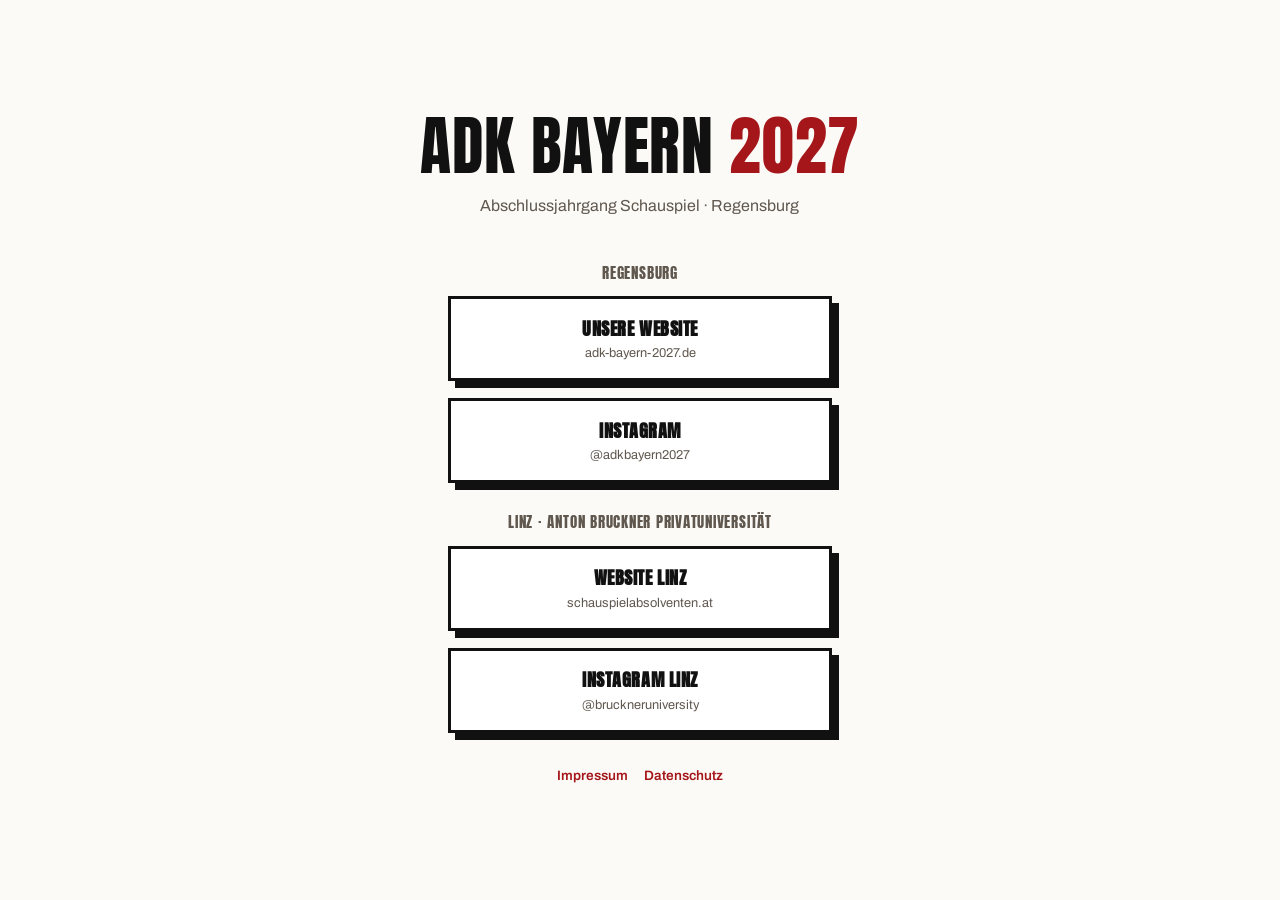
<file: hallo/index.html>
<!DOCTYPE html>
<html lang="de">
<head>
  <meta charset="utf-8">
  <meta name="viewport" content="width=device-width, initial-scale=1">
  <title>ADK Bayern – Jahrgang 2027 | Links</title>
  <!-- Interne Link-Seite für den QR-Code auf Visitenkarten.
       Absichtlich: nicht in Navigation/Sitemap verlinkt, noindex und ohne gate.js,
       damit sie über den QR-Code direkt erreichbar ist. -->
  <meta name="robots" content="noindex, nofollow">
  <link rel="preconnect" href="https://fonts.googleapis.com">
  <link rel="preconnect" href="https://fonts.gstatic.com" crossorigin>
  <link href="https://fonts.googleapis.com/css2?family=Anton&family=Archivo:wght@400..700&display=swap" rel="stylesheet">
  <link rel="stylesheet" href="../assets/css/style.css">
  <style>
    .links-page {
      min-height: 100vh;
      display: flex;
      flex-direction: column;
      align-items: center;
      justify-content: center;
      gap: 2rem;
      padding: 2.5rem var(--pad);
      text-align: center;
    }
    .links-head h1 { margin-bottom: 0.2em; }
    .links-head h1 span { color: var(--acc); }
    .links-head p { color: var(--muted); margin: 0; }
    .links-list {
      display: flex;
      flex-direction: column;
      gap: 1.1rem;
      width: min(100%, 24rem);
    }
    .links-group {
      font-family: var(--font-head);
      text-transform: uppercase;
      letter-spacing: 0.05em;
      color: var(--muted);
      font-size: 0.95rem;
      margin: 0.6rem 0 -0.4rem;
    }
    .link-btn {
      display: block;
      background: var(--paper);
      border: var(--border);
      box-shadow: var(--shadow);
      color: var(--ink);
      font-family: var(--font-head);
      font-size: 1.15rem;
      text-transform: uppercase;
      letter-spacing: 0.03em;
      padding: 0.9rem 1.2rem;
      transition: transform 0.12s ease, box-shadow 0.12s ease, background 0.12s ease;
    }
    .link-btn small {
      display: block;
      font-family: var(--font-body);
      font-size: 0.8rem;
      text-transform: none;
      letter-spacing: 0;
      font-weight: 400;
      color: var(--muted);
    }
    .link-btn:hover, .link-btn:focus-visible {
      text-decoration: none;
      color: #fff;
      background: var(--acc);
      transform: translate(-2px, -2px);
      box-shadow: 9px 9px 0 var(--ink);
    }
    .link-btn:hover small, .link-btn:focus-visible small { color: #fff; }
    .links-footer { font-size: 0.85rem; color: var(--muted); }
    .links-footer a { margin: 0 0.4rem; }
  </style>
</head>
<body>
  <main class="links-page">
    <header class="links-head">
      <h1>ADK Bayern <span>2027</span></h1>
      <p>Abschlussjahrgang Schauspiel · Regensburg</p>
    </header>

    <nav class="links-list" aria-label="Links">
      <p class="links-group">Regensburg</p>
      <a class="link-btn" href="https://adk-bayern-2027.de/">Unsere Website
        <small>adk-bayern-2027.de</small></a>
      <a class="link-btn" href="https://www.instagram.com/adkbayern2027/" target="_blank" rel="noopener noreferrer">Instagram
        <small>@adkbayern2027</small></a>

      <p class="links-group">Linz · Anton Bruckner Privatuniversität</p>
      <a class="link-btn" href="https://www.schauspielabsolventen.at/" target="_blank" rel="noopener noreferrer">Website Linz
        <small>schauspielabsolventen.at</small></a>
      <a class="link-btn" href="https://www.instagram.com/bruckneruniversity/" target="_blank" rel="noopener noreferrer">Instagram Linz
        <small>@bruckneruniversity</small></a>
    </nav>

    <footer class="links-footer">
      <a href="../impressum.html">Impressum</a>
      <a href="../datenschutz.html">Datenschutz</a>
    </footer>
  </main>
</body>
</html>
</file>
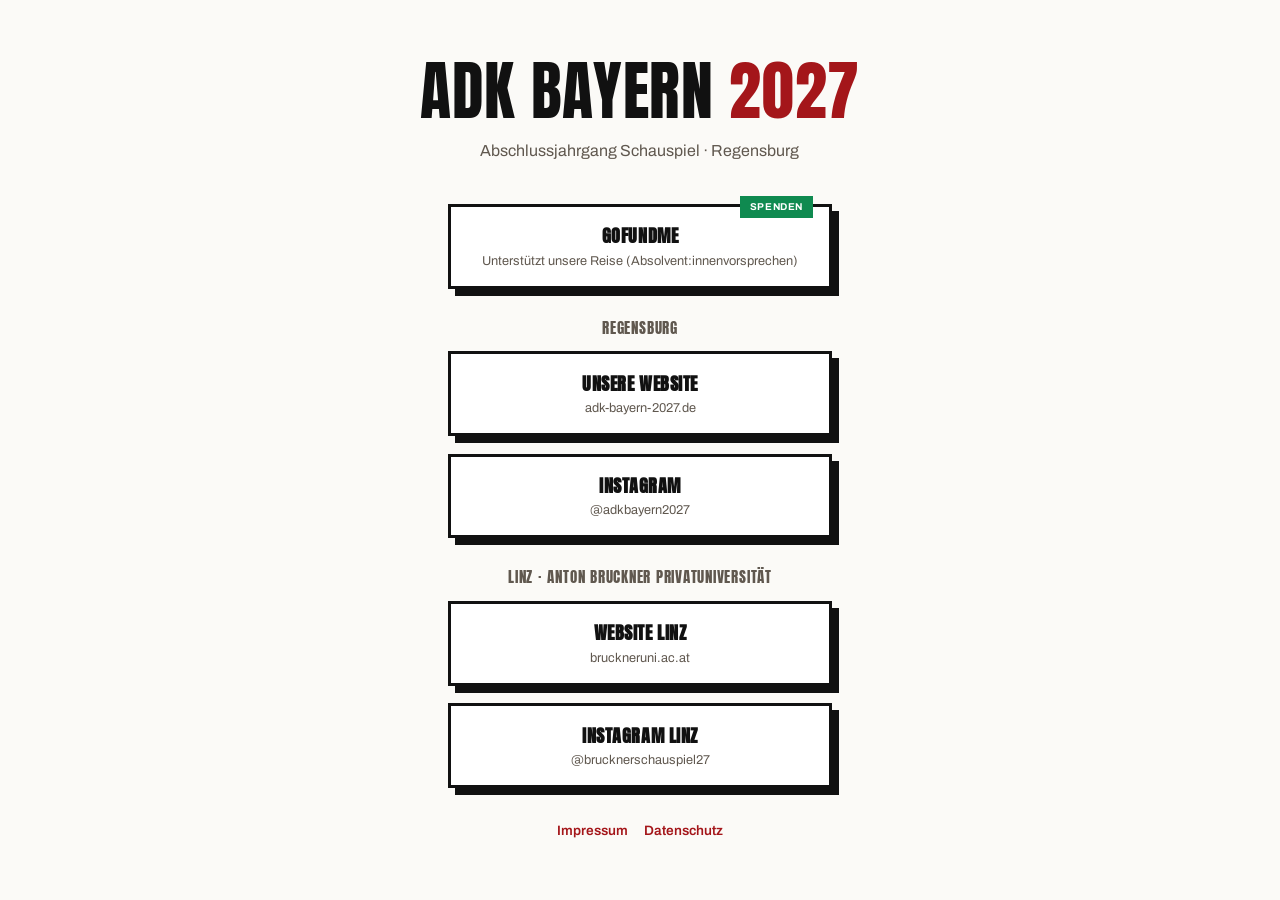
<file: links/index.html>
<!DOCTYPE html>
<html lang="de">
<head>
  <meta charset="utf-8">
  <meta name="viewport" content="width=device-width, initial-scale=1">
  <title>ADK Bayern – Jahrgang 2027 | Links</title>
  <meta name="description" content="Alle Links des Abschlussjahrgangs 2027 der Akademie für Darstellende Kunst Bayern: Website, Instagram und GoFundMe.">
  <link rel="canonical" href="https://adk-bayern-2027.de/links/">
  <meta property="og:type" content="website">
  <meta property="og:title" content="ADK Bayern – Jahrgang 2027 | Links">
  <meta property="og:description" content="Alle Links des Abschlussjahrgangs 2027 der Akademie für Darstellende Kunst Bayern: Website, Instagram und GoFundMe.">
  <meta property="og:url" content="https://adk-bayern-2027.de/links/">
  <meta property="og:image" content="https://adk-bayern-2027.de/assets/images/w1200/group.jpg">
  <meta property="og:locale" content="de_DE">
  <!-- Link-Seite für den QR-Code auf Visitenkarten. -->
  <link rel="preload" href="../assets/fonts/anton-400-latin.woff2" as="font" type="font/woff2" crossorigin>
  <link rel="stylesheet" href="../assets/css/style.css?v=20261111-1">
  <link rel="icon" href="/favicon.ico?v=20261111-1" sizes="48x48">
  <link rel="icon" type="image/svg+xml" href="/favicon.svg?v=20261111-1">
  <link rel="icon" type="image/png" sizes="96x96" href="/favicon-96x96.png?v=20261111-1">
  <link rel="apple-touch-icon" sizes="180x180" href="/apple-touch-icon.png?v=20261111-1">
  <link rel="manifest" href="/site.webmanifest?v=20261111-1">
  <meta name="theme-color" content="#fbfaf7">
  <style>
    .links-page {
      min-height: 100vh;
      display: flex;
      flex-direction: column;
      align-items: center;
      justify-content: center;
      gap: 2rem;
      padding: 2.5rem var(--pad);
      text-align: center;
    }
    .links-head h1 { margin-bottom: 0.2em; }
    .links-head h1 span { color: var(--acc); }
    .links-head p { color: var(--muted); margin: 0; }
    .links-list {
      display: flex;
      flex-direction: column;
      gap: 1.1rem;
      width: min(100%, 24rem);
    }
    .links-group {
      font-family: var(--font-head);
      text-transform: uppercase;
      letter-spacing: 0.05em;
      color: var(--muted);
      font-size: 0.95rem;
      margin: 0.6rem 0 -0.4rem;
    }
    .link-btn {
      display: block;
      background: var(--paper);
      border: var(--border);
      box-shadow: var(--shadow);
      color: var(--ink);
      font-family: var(--font-head);
      font-size: 1.15rem;
      text-transform: uppercase;
      letter-spacing: 0.03em;
      padding: 0.9rem 1.2rem;
      transition: transform 0.12s ease, box-shadow 0.12s ease, background 0.12s ease;
    }
    .link-btn small {
      display: block;
      font-family: var(--font-body);
      font-size: 0.8rem;
      text-transform: none;
      letter-spacing: 0;
      font-weight: 400;
      color: var(--muted);
    }
    .link-btn:hover, .link-btn:focus-visible {
      text-decoration: none;
      color: #fff;
      background: var(--acc);
      transform: translate(-2px, -2px);
      box-shadow: 9px 9px 0 var(--ink);
    }
    .link-btn:hover small, .link-btn:focus-visible small { color: #fff; }

    /* Hervorgehobener Spenden-Link (GoFundMe).
       Nutzt die zentrale Farb-Variable --donate aus assets/css/style.css. */
    .link-btn--donate {
      position: relative;
      /* Extra Luft nach oben, damit das hochstehende Badge nie mit dem
         Element darüber kollidiert (BUG 1). */
      margin-top: 0.5rem;
      transition: background 0.15s ease, color 0.15s ease;
    }
    .link-btn--donate .link-badge {
      position: absolute;
      top: -11px;
      right: 16px;
      /* Fallback-Grün, falls die zentrale Variable (noch) nicht geladen ist. */
      background: var(--donate, #0F8A50);
      color: #fff;
      font-family: var(--font-body);
      font-size: 0.62rem;
      font-weight: 700;
      letter-spacing: 0.06em;
      text-transform: uppercase;
      padding: 3px 10px;
      transition: opacity 0.15s ease;
    }
    /* Hover/Fokus: Box wird grün, Texte hell, Rahmen/Schatten bleiben wie im
       Ruhezustand (kein Versatz), Badge blendet aus. */
    .link-btn--donate:hover, .link-btn--donate:focus-visible {
      /* Fallback-Werte verhindern, dass der Hover bei fehlender Variable auf
         'transparent' bzw. geerbtes Weiß zusammenfällt und der Inhalt
         unsichtbar wird (BUG 2). */
      background: var(--donate, #0F8A50);
      color: #fff;
      transform: none;
      box-shadow: var(--shadow);
    }
    .link-btn--donate:hover small, .link-btn--donate:focus-visible small { color: var(--donate-soft, #CFEEDD); }
    .link-btn--donate:hover .link-badge, .link-btn--donate:focus-visible .link-badge { opacity: 0; }

    .links-footer { font-size: 0.85rem; color: var(--muted); }
    .links-footer a { margin: 0 0.4rem; }
  </style>
</head>
<body>
  <main class="links-page">
    <header class="links-head">
      <h1>ADK Bayern <span>2027</span></h1>
      <p>Abschlussjahrgang Schauspiel · Regensburg</p>
    </header>

    <nav class="links-list" aria-label="Links">
      <!-- Spenden-Aufruf ganz oben, eigene Sektion ohne Überschrift (Badge liefert Kontext). -->
      <a class="link-btn link-btn--donate" href="https://www.gofundme.com/f/unsere-avoreise-zu-stemmen-absolventinnenvorsprechen" target="_blank" rel="noopener noreferrer">
        <span class="link-badge">Spenden</span>GoFundMe
        <small>Unterstützt unsere Reise (Absolvent:innenvorsprechen)</small></a>

      <p class="links-group">Regensburg</p>
      <a class="link-btn" href="https://adk-bayern-2027.de/">Unsere Website
        <small>adk-bayern-2027.de</small></a>
      <a class="link-btn" href="https://www.instagram.com/adkbayern2027/" target="_blank" rel="noopener noreferrer">Instagram
        <small>@adkbayern2027</small></a>

      <p class="links-group">Linz · Anton Bruckner Privatuniversität</p>
      <a class="link-btn" href="https://www.bruckneruni.ac.at/de/ueber-uns/institute/schaupiel/studierende/3-jahrgang" target="_blank" rel="noopener noreferrer">Website Linz
        <small>bruckneruni.ac.at</small></a>
      <a class="link-btn" href="https://www.instagram.com/brucknerschauspiel27" target="_blank" rel="noopener noreferrer">Instagram Linz
        <small>@brucknerschauspiel27</small></a>
    </nav>

    <footer class="links-footer">
      <a href="../impressum.html">Impressum</a>
      <a href="../datenschutz.html">Datenschutz</a>
    </footer>
  </main>
</body>
</html>
</file>
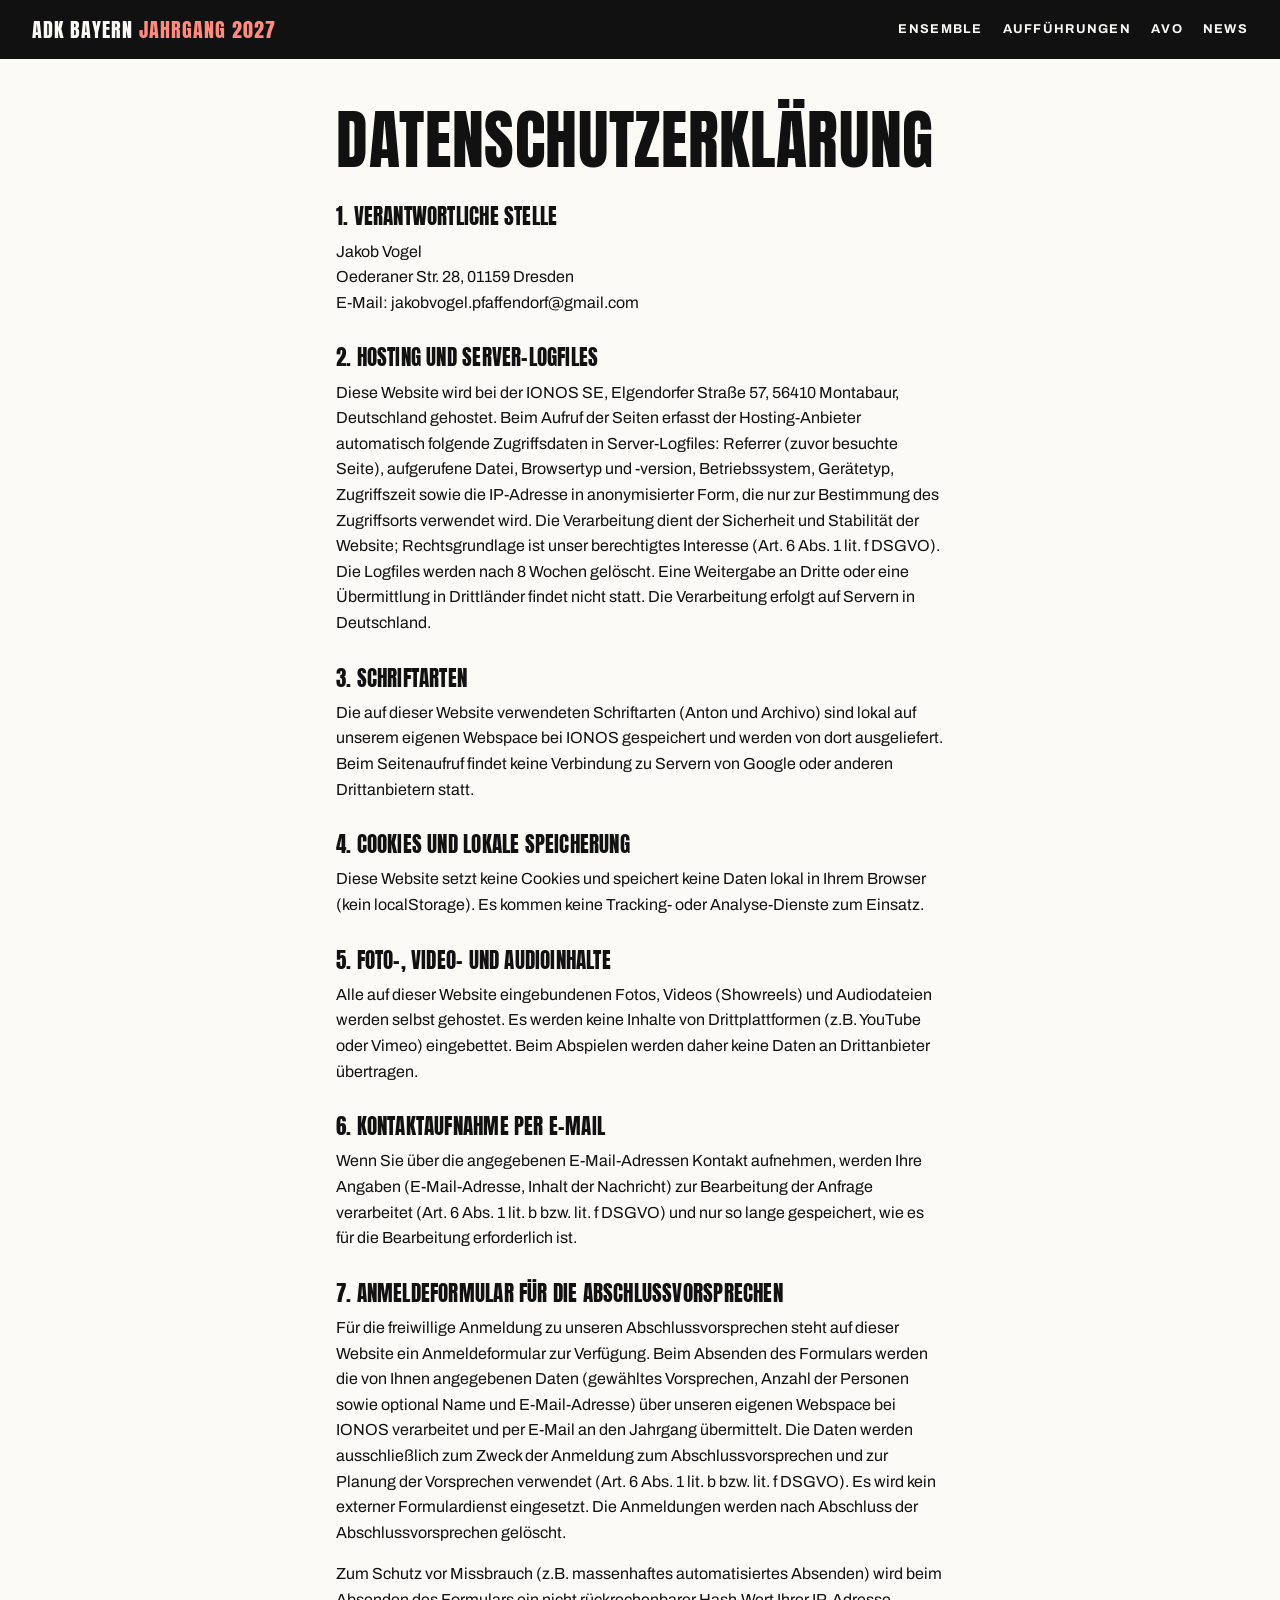
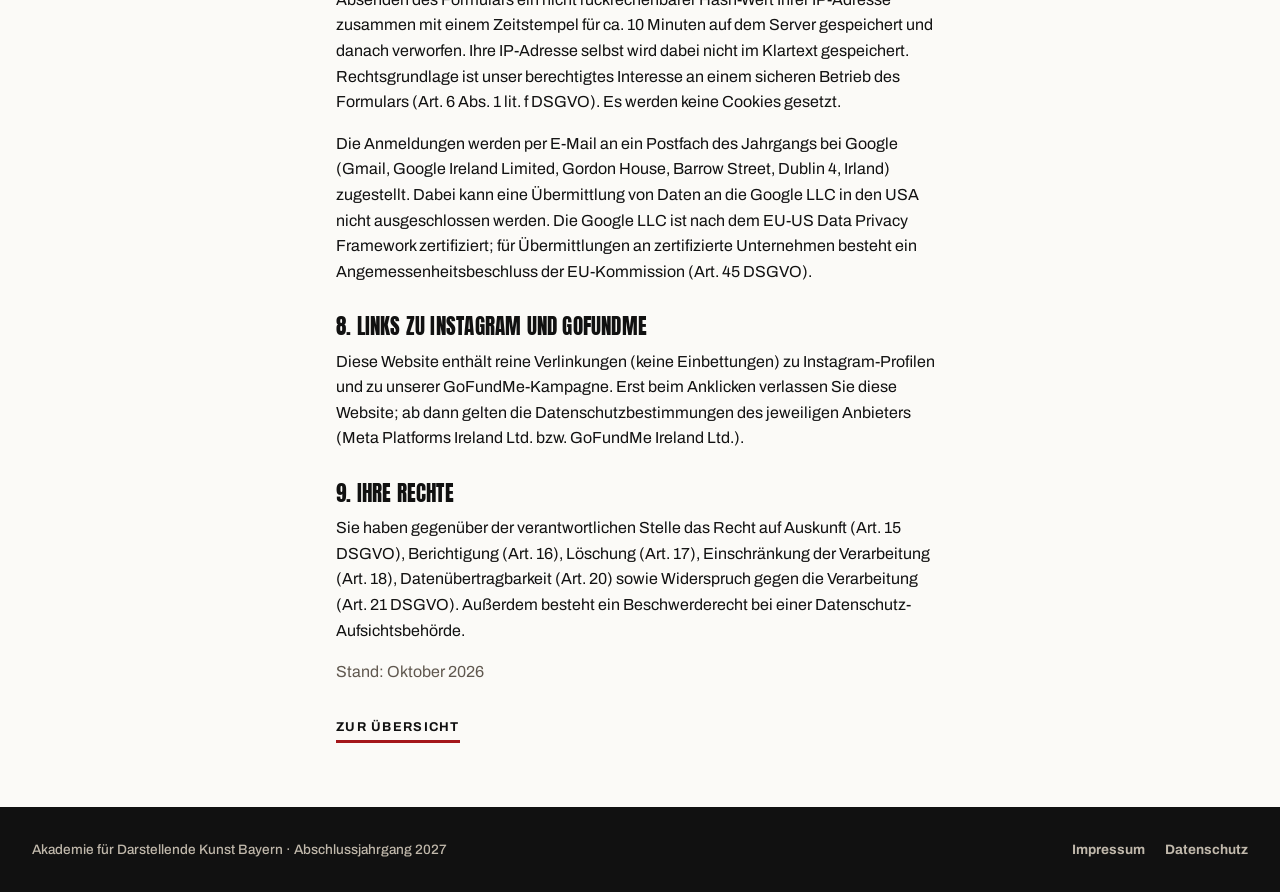
<file: datenschutz.html>
<!DOCTYPE html>
<html lang="de">
<head>
  <meta charset="utf-8">
  <meta name="viewport" content="width=device-width, initial-scale=1">
  <title>Datenschutzerklärung – ADK Bayern Jahrgang 2027</title>
  <meta name="description" content="Datenschutzerklärung der Portfolio-Website des Abschlussjahrgangs 2027 der Akademie für Darstellende Kunst Bayern.">
  <meta name="robots" content="noindex">
  <link rel="canonical" href="https://adk-bayern-2027.de/datenschutz.html">
  <link rel="preload" href="assets/fonts/anton-400-latin.woff2" as="font" type="font/woff2" crossorigin>
  <link rel="stylesheet" href="assets/css/style.css?v=20261021-1">
  <link rel="icon" href="/favicon.ico?v=20261021-1" sizes="48x48">
  <link rel="icon" type="image/svg+xml" href="/favicon.svg?v=20261021-1">
  <link rel="icon" type="image/png" sizes="96x96" href="/favicon-96x96.png?v=20261021-1">
  <link rel="apple-touch-icon" sizes="180x180" href="/apple-touch-icon.png?v=20261021-1">
  <link rel="manifest" href="/site.webmanifest?v=20261021-1">
  <meta name="theme-color" content="#fbfaf7">
</head>
<body>
  <a class="skip-link" href="#main" data-i18n="skipLink">Zum Inhalt springen</a>

  <header class="site-header">
    <a class="brand" href="./">ADK Bayern <span>Jahrgang 2027</span></a>
    <nav>
      <a href="./#ensemble" data-i18n="ensemble">Ensemble</a>
      <a href="./#auffuehrungen" data-i18n="productions">Aufführungen</a>
      <a href="./#avo">AVO</a>
      <a href="./#news">News</a>
    </nav>
  </header>

  <main id="main" class="legal">
    <h1>Datenschutzerklärung</h1>

    <h2>1. Verantwortliche Stelle</h2>
    <p>
      Jakob Vogel<br>
      Oederaner Str. 28, 01159 Dresden<br>
      E-Mail: jakobvogel.pfaffendorf@gmail.com
    </p>

    <h2>2. Hosting und Server-Logfiles</h2>
    <p>Diese Website wird bei der IONOS SE, Elgendorfer Straße 57, 56410 Montabaur, Deutschland gehostet. Beim Aufruf der Seiten erfasst der Hosting-Anbieter automatisch folgende Zugriffsdaten in Server-Logfiles: Referrer (zuvor besuchte Seite), aufgerufene Datei, Browsertyp und -version, Betriebssystem, Gerätetyp, Zugriffszeit sowie die IP-Adresse in anonymisierter Form, die nur zur Bestimmung des Zugriffsorts verwendet wird. Die Verarbeitung dient der Sicherheit und Stabilität der Website; Rechtsgrundlage ist unser berechtigtes Interesse (Art. 6 Abs. 1 lit. f DSGVO). Die Logfiles werden nach 8 Wochen gelöscht. Eine Weitergabe an Dritte oder eine Übermittlung in Drittländer findet nicht statt. Die Verarbeitung erfolgt auf Servern in Deutschland.</p>

    <h2>3. Schriftarten</h2>
    <p>Die auf dieser Website verwendeten Schriftarten (Anton und Archivo) sind lokal auf unserem eigenen Webspace bei IONOS gespeichert und werden von dort ausgeliefert. Beim Seitenaufruf findet keine Verbindung zu Servern von Google oder anderen Drittanbietern statt.</p>

    <h2>4. Cookies und lokale Speicherung</h2>
    <p>Diese Website setzt keine Cookies und speichert keine Daten lokal in Ihrem Browser (kein localStorage). Es kommen keine Tracking- oder Analyse-Dienste zum Einsatz.</p>

    <h2>5. Foto-, Video- und Audioinhalte</h2>
    <p>Alle auf dieser Website eingebundenen Fotos, Videos (Showreels) und Audiodateien werden selbst gehostet. Es werden keine Inhalte von Drittplattformen (z.B. YouTube oder Vimeo) eingebettet. Beim Abspielen werden daher keine Daten an Drittanbieter übertragen.</p>

    <h2>6. Kontaktaufnahme per E-Mail</h2>
    <p>Wenn Sie über die angegebenen E-Mail-Adressen Kontakt aufnehmen, werden Ihre Angaben (E-Mail-Adresse, Inhalt der Nachricht) zur Bearbeitung der Anfrage verarbeitet (Art. 6 Abs. 1 lit. b bzw. lit. f DSGVO) und nur so lange gespeichert, wie es für die Bearbeitung erforderlich ist.</p>

    <h2>7. Anmeldeformular für die Abschlussvorsprechen</h2>
    <p>Für die freiwillige Anmeldung zu unseren Abschlussvorsprechen steht auf dieser Website ein Anmeldeformular zur Verfügung. Beim Absenden des Formulars werden die von Ihnen angegebenen Daten (gewähltes Vorsprechen, Anzahl der Personen sowie optional Name und E-Mail-Adresse) über unseren eigenen Webspace bei IONOS verarbeitet und per E-Mail an den Jahrgang übermittelt. Die Daten werden ausschließlich zum Zweck der Anmeldung zum Abschlussvorsprechen und zur Planung der Vorsprechen verwendet (Art. 6 Abs. 1 lit. b bzw. lit. f DSGVO). Es wird kein externer Formulardienst eingesetzt. Die Anmeldungen werden nach Abschluss der Abschlussvorsprechen gelöscht.</p>
    <p>Zum Schutz vor Missbrauch (z.B. massenhaftes automatisiertes Absenden) wird beim Absenden des Formulars ein nicht rückrechenbarer Hash-Wert Ihrer IP-Adresse zusammen mit einem Zeitstempel für ca. 10 Minuten auf dem Server gespeichert und danach verworfen. Ihre IP-Adresse selbst wird dabei nicht im Klartext gespeichert. Rechtsgrundlage ist unser berechtigtes Interesse an einem sicheren Betrieb des Formulars (Art. 6 Abs. 1 lit. f DSGVO). Es werden keine Cookies gesetzt.</p>
    <p>Die Anmeldungen werden per E-Mail an ein Postfach des Jahrgangs bei Google (Gmail, Google Ireland Limited, Gordon House, Barrow Street, Dublin 4, Irland) zugestellt. Dabei kann eine Übermittlung von Daten an die Google LLC in den USA nicht ausgeschlossen werden. Die Google LLC ist nach dem EU-US Data Privacy Framework zertifiziert; für Übermittlungen an zertifizierte Unternehmen besteht ein Angemessenheitsbeschluss der EU-Kommission (Art. 45 DSGVO).</p>

    <h2>8. Links zu Instagram und GoFundMe</h2>
    <p>Diese Website enthält reine Verlinkungen (keine Einbettungen) zu Instagram-Profilen und zu unserer GoFundMe-Kampagne. Erst beim Anklicken verlassen Sie diese Website; ab dann gelten die Datenschutzbestimmungen des jeweiligen Anbieters (Meta Platforms Ireland Ltd. bzw. GoFundMe Ireland Ltd.).</p>

    <h2>9. Ihre Rechte</h2>
    <p>Sie haben gegenüber der verantwortlichen Stelle das Recht auf Auskunft (Art. 15 DSGVO), Berichtigung (Art. 16), Löschung (Art. 17), Einschränkung der Verarbeitung (Art. 18), Datenübertragbarkeit (Art. 20) sowie Widerspruch gegen die Verarbeitung (Art. 21 DSGVO). Außerdem besteht ein Beschwerderecht bei einer Datenschutz-Aufsichtsbehörde.</p>

    <p class="muted">Stand: Oktober 2026</p>

    <a class="back-link" href="./" data-i18n="toOverview">Zur Übersicht</a>
  </main>

  <footer class="site-footer">
    <span data-i18n="footerNote">Akademie für Darstellende Kunst Bayern · Abschlussjahrgang 2027</span>
    <nav>
      <a href="impressum.html" data-i18n="imprint">Impressum</a>
      <a href="datenschutz.html" data-i18n="privacy">Datenschutz</a>
    </nav>
  </footer>

  <script src="assets/js/app.js?v=20261021-1"></script>
</body>
</html>
</file>
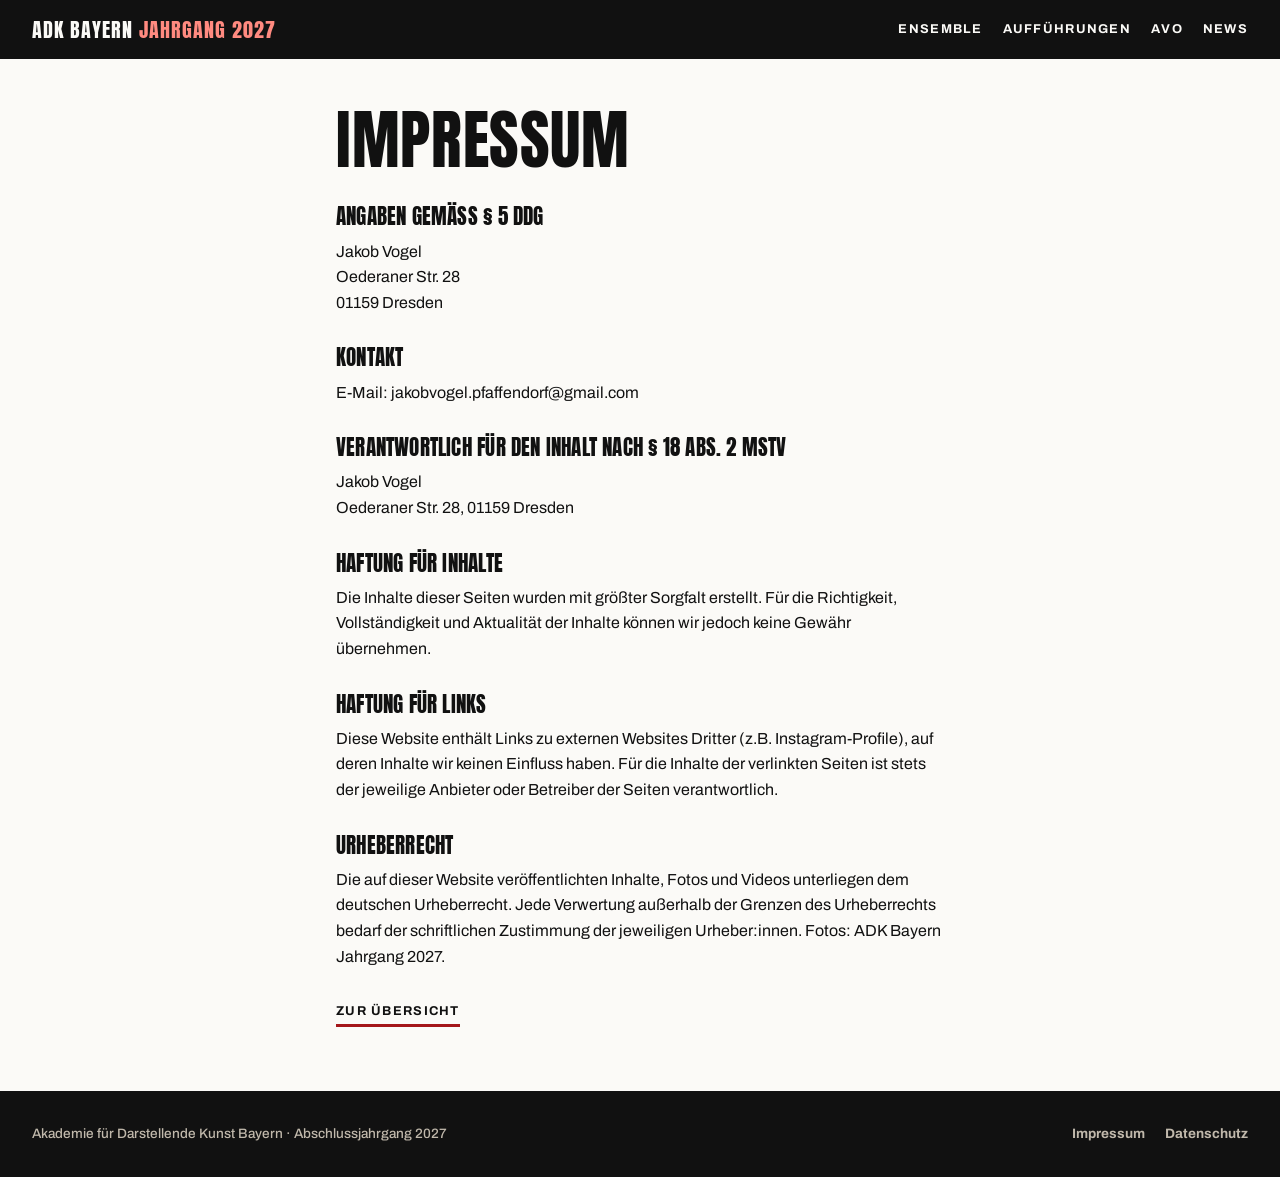
<file: impressum.html>
<!DOCTYPE html>
<html lang="de">
<head>
  <meta charset="utf-8">
  <meta name="viewport" content="width=device-width, initial-scale=1">
  <title>Impressum – ADK Bayern Jahrgang 2027</title>
  <meta name="description" content="Impressum der Portfolio-Website des Abschlussjahrgangs 2027 der Akademie für Darstellende Kunst Bayern.">
  <meta name="robots" content="noindex">
  <link rel="canonical" href="https://adk-bayern-2027.de/impressum.html">
  <link rel="preload" href="assets/fonts/anton-400-latin.woff2" as="font" type="font/woff2" crossorigin>
  <link rel="stylesheet" href="assets/css/style.css?v=20261111-1">
  <link rel="icon" href="/favicon.ico?v=20261111-1" sizes="48x48">
  <link rel="icon" type="image/svg+xml" href="/favicon.svg?v=20261111-1">
  <link rel="icon" type="image/png" sizes="96x96" href="/favicon-96x96.png?v=20261111-1">
  <link rel="apple-touch-icon" sizes="180x180" href="/apple-touch-icon.png?v=20261111-1">
  <link rel="manifest" href="/site.webmanifest?v=20261111-1">
  <meta name="theme-color" content="#fbfaf7">
</head>
<body>
  <a class="skip-link" href="#main" data-i18n="skipLink">Zum Inhalt springen</a>

  <header class="site-header">
    <a class="brand" href="./">ADK Bayern <span>Jahrgang 2027</span></a>
    <nav>
      <a href="./#ensemble" data-i18n="ensemble">Ensemble</a>
      <a href="./#auffuehrungen" data-i18n="productions">Aufführungen</a>
      <a href="./#avo">AVO</a>
      <a href="./#news">News</a>
    </nav>
  </header>

  <main id="main" class="legal">
    <h1>Impressum</h1>

    <h2>Angaben gemäß § 5 DDG</h2>
    <p>
      Jakob Vogel<br>
      Oederaner Str. 28<br>
      01159 Dresden
    </p>

    <h2>Kontakt</h2>
    <p>
      E-Mail: jakobvogel.pfaffendorf@gmail.com
    </p>

    <h2>Verantwortlich für den Inhalt nach § 18 Abs. 2 MStV</h2>
    <p>
      Jakob Vogel<br>
      Oederaner Str. 28, 01159 Dresden
    </p>

    <h2>Haftung für Inhalte</h2>
    <p>Die Inhalte dieser Seiten wurden mit größter Sorgfalt erstellt. Für die Richtigkeit, Vollständigkeit und Aktualität der Inhalte können wir jedoch keine Gewähr übernehmen.</p>

    <h2>Haftung für Links</h2>
    <p>Diese Website enthält Links zu externen Websites Dritter (z.B. Instagram-Profile), auf deren Inhalte wir keinen Einfluss haben. Für die Inhalte der verlinkten Seiten ist stets der jeweilige Anbieter oder Betreiber der Seiten verantwortlich.</p>

    <h2>Urheberrecht</h2>
    <p>Die auf dieser Website veröffentlichten Inhalte, Fotos und Videos unterliegen dem deutschen Urheberrecht. Jede Verwertung außerhalb der Grenzen des Urheberrechts bedarf der schriftlichen Zustimmung der jeweiligen Urheber:innen. Fotos: ADK Bayern Jahrgang 2027.</p>

    <a class="back-link" href="./" data-i18n="toOverview">Zur Übersicht</a>
  </main>

  <footer class="site-footer">
    <span data-i18n="footerNote">Akademie für Darstellende Kunst Bayern · Abschlussjahrgang 2027</span>
    <nav>
      <a href="impressum.html" data-i18n="imprint">Impressum</a>
      <a href="datenschutz.html" data-i18n="privacy">Datenschutz</a>
    </nav>
  </footer>

  <script src="assets/js/app.js?v=20261111-1"></script>
</body>
</html>
</file>
<file: assets/css/style.css>
/*
 * ADK Bayern – Abschlussjahrgang 2027
 * Design-System: Plakat-Ästhetik – warmes Papierweiß / Tinte / Karminrot.
 * Anton (Display) + Archivo (Text). Harte Kanten, 3px-Rahmen, harte Schatten.
 * Ausschließlich CSS-Transitions/-Animationen (kein JS für Animationen).
 * Mobile-first; Breakpoints bei 640px und 960px.
 */

/* Schriften lokal (assets/fonts/, Lizenz: OFL.txt) – keine Verbindung zu Google.
   Je Schrift die Subsets latin und latin-ext (Umlaute, Sonderzeichen in Namen);
   Archivo als Variable Font für die Gewichte 400–700. */
@font-face {
  font-family: "Anton";
  font-style: normal;
  font-weight: 400;
  font-display: swap;
  src: url("../fonts/anton-400-latin-ext.woff2") format("woff2");
  unicode-range: U+0100-02BA, U+02BD-02C5, U+02C7-02CC, U+02CE-02D7, U+02DD-02FF, U+0304, U+0308, U+0329, U+1D00-1DBF, U+1E00-1E9F, U+1EF2-1EFF, U+2020, U+20A0-20AB, U+20AD-20C4, U+2113, U+2C60-2C7F, U+A720-A7FF;
}
@font-face {
  font-family: "Anton";
  font-style: normal;
  font-weight: 400;
  font-display: swap;
  src: url("../fonts/anton-400-latin.woff2") format("woff2");
  unicode-range: U+0000-00FF, U+0131, U+0152-0153, U+02BB-02BC, U+02C6, U+02DA, U+02DC, U+0304, U+0308, U+0329, U+2000-206F, U+20AC, U+2122, U+2191, U+2193, U+2212, U+2215, U+FEFF, U+FFFD;
}
@font-face {
  font-family: "Archivo";
  font-style: normal;
  font-weight: 400 700;
  font-display: swap;
  src: url("../fonts/archivo-variable-latin-ext.woff2") format("woff2");
  unicode-range: U+0100-02BA, U+02BD-02C5, U+02C7-02CC, U+02CE-02D7, U+02DD-02FF, U+0304, U+0308, U+0329, U+1D00-1DBF, U+1E00-1E9F, U+1EF2-1EFF, U+2020, U+20A0-20AB, U+20AD-20C4, U+2113, U+2C60-2C7F, U+A720-A7FF;
}
@font-face {
  font-family: "Archivo";
  font-style: normal;
  font-weight: 400 700;
  font-display: swap;
  src: url("../fonts/archivo-variable-latin.woff2") format("woff2");
  unicode-range: U+0000-00FF, U+0131, U+0152-0153, U+02BB-02BC, U+02C6, U+02DA, U+02DC, U+0304, U+0308, U+0329, U+2000-206F, U+20AC, U+2122, U+2191, U+2193, U+2212, U+2215, U+FEFF, U+FFFD;
}
/* Archivo Italic (echte Kursive statt vom Browser schräg gerechnet) */
@font-face {
  font-family: "Archivo";
  font-style: italic;
  font-weight: 400 700;
  font-display: swap;
  src: url("../fonts/archivo-italic-variable-latin-ext.woff2") format("woff2");
  unicode-range: U+0100-02BA, U+02BD-02C5, U+02C7-02CC, U+02CE-02D7, U+02DD-02FF, U+0304, U+0308, U+0329, U+1D00-1DBF, U+1E00-1E9F, U+1EF2-1EFF, U+2020, U+20A0-20AB, U+20AD-20C4, U+2113, U+2C60-2C7F, U+A720-A7FF;
}
@font-face {
  font-family: "Archivo";
  font-style: italic;
  font-weight: 400 700;
  font-display: swap;
  src: url("../fonts/archivo-italic-variable-latin.woff2") format("woff2");
  unicode-range: U+0000-00FF, U+0131, U+0152-0153, U+02BB-02BC, U+02C6, U+02DA, U+02DC, U+0304, U+0308, U+0329, U+2000-206F, U+20AC, U+2122, U+2191, U+2193, U+2212, U+2215, U+FEFF, U+FFFD;
}

:root {
  --bg: #fbfaf7;           /* helles Weiß mit minimaler Wärme – passt zum roten Akzent */
  --ink: #111111;          /* Tinte – Kontrast auf --bg ca. 18:1 */
  --paper: #ffffff;
  /* Höhe des sticky Headers – Abstand für Sprunglinks (scroll-padding-top).
     assets/js/app.js misst den echten Wert und führt ihn bei Größenänderung
     nach (auf dem Handy bricht das Menü um); 4.5rem gilt nur ohne JS. */
  --header-h: 4.5rem;
  --acc: #a4161a;          /* Karminrot – gleiche Helligkeit wie das frühere Ultramarin, Kontrast auf Weiß ca. 7.8:1 */
  --acc-deep: #7c1013;
  --acc-on-dark: #ff8a80;  /* Rot-Variante für dunkle Flächen, Kontrast auf --ink ca. 7.5:1 */
  --muted: #60584f;        /* Kontrast auf --bg ca. 6.5:1 */
  --donate: #0F8A50;       /* Spenden-Grün – projektspezifische Zusatzfarbe (GoFundMe-Link) */
  --donate-soft: #CFEEDD;  /* helles Grün für Beschreibungstext auf --donate-Hintergrund */
  --line-soft: #ded5c6;    /* feine Trennlinien in statischen Listen */
  --border: 3px solid var(--ink);
  --shadow: 7px 7px 0 var(--ink);
  --shadow-acc: 7px 7px 0 var(--acc);
  --font-head: "Anton", Impact, "Arial Narrow", sans-serif;
  --font-body: "Archivo", system-ui, -apple-system, sans-serif;
  --measure: 42rem;
  --pad: 1.25rem;
  /* Foto-Credit-Wasserzeichen (unten rechts auf allen großen Fotos).
     Gepflegt wird pro Bild in assets/data/credits.js – app.js setzt diese
     Variable je Foto passend. Der Wert hier ist nur der Notnagel, falls das
     JavaScript nicht läuft. */
  --foto-credit: "© Foto: ADK Bayern Jahrgang 2027";
}

* { box-sizing: border-box; }

html {
  scroll-behavior: smooth;
  /* Anker-Ziele beginnen direkt unter dem sticky Header (gilt für alle
     #-Links, den Aufruf mit #anker in der URL und Fokus per Tastatur) */
  scroll-padding-top: var(--header-h);
}

/* Absicherung gegen seitliches Scrollen: clip statt hidden, weil hidden
   einen Scroll-Container erzeugt und das position: sticky des Headers
   aushebeln würde. */
html,
body {
  overflow-x: clip;
}

body {
  margin: 0;
  background: var(--bg);
  color: var(--ink);
  font-family: var(--font-body);
  font-size: 1rem;
  line-height: 1.6;
  -webkit-font-smoothing: antialiased;
}

h1, h2, h3 {
  font-family: var(--font-head);
  font-weight: 400;              /* Anton hat nur ein Gewicht */
  text-transform: uppercase;
  line-height: 1.05;
  letter-spacing: 0.01em;
  margin: 0 0 0.5em;
}

h1 { font-size: clamp(2.4rem, 7vw, 4rem); }
h2 { font-size: clamp(1.7rem, 4.5vw, 2.6rem); }
h3 { font-size: clamp(1.1rem, 3vw, 1.35rem); }

p { margin: 0 0 1em; }

::selection { background: var(--acc); color: #fff; }

a {
  color: var(--acc);
  font-weight: 600;
  text-decoration: none;
  transition: color 0.15s ease;
}
a:hover { color: var(--acc-deep); text-decoration: underline; text-decoration-thickness: 2px; text-underline-offset: 0.2em; }

:focus-visible {
  outline: 3px solid var(--acc);
  outline-offset: 3px;
}

.muted { color: var(--muted); }

.skip-link {
  position: absolute;
  left: -999px;
  top: 0;
  background: var(--acc);
  color: #fff;
  font-weight: 700;
  padding: 0.5rem 1rem;
  z-index: 100;
}
.skip-link:focus { left: 0; }

/* ---------- Header ---------- */

.site-header {
  position: sticky;   /* Balken bleibt beim Scrollen sichtbar */
  top: 0;
  z-index: 60;
  display: flex;
  flex-wrap: wrap;
  align-items: center;
  justify-content: space-between;
  gap: 0.5rem 1rem;
  padding: 0.85rem var(--pad);
  background: var(--ink);
  color: var(--bg);
}

.brand {
  font-family: var(--font-head);
  font-weight: 400;
  font-size: 1.1rem;
  text-transform: uppercase;
  letter-spacing: 0.05em;
  color: var(--bg);
  white-space: nowrap;
}
.brand:hover { color: var(--bg); text-decoration: none; }
.brand span { color: var(--acc-on-dark); }

.site-header nav {
  display: flex;
  align-items: center;
  gap: 1.25rem;
}
.site-header nav a {
  color: var(--bg);
  font-size: 0.8rem;
  font-weight: 700;
  letter-spacing: 0.1em;
  text-transform: uppercase;
}
.site-header nav a:hover {
  color: var(--acc-on-dark);
  text-decoration: underline;
  text-underline-offset: 0.3em;
  text-decoration-thickness: 2px;
}

/* ---------- Foto-Credit / Wasserzeichen ----------
   Erscheint unten rechts auf allen großen Fotos; der Name wird zentral
   über die CSS-Variable --foto-credit (siehe :root) gepflegt. */

.hero-photo::after,
.group-band figure::after,
.portrait::after,
.prod-media:has(img)::after {
  content: var(--foto-credit);
  position: absolute;
  right: 0.4rem;
  bottom: 0.4rem;
  z-index: 1;
  font-size: 0.62rem;
  font-weight: 600;
  letter-spacing: 0.08em;
  color: #fff;
  background: rgba(0, 0, 0, 0.45);
  padding: 0.15rem 0.4rem;
  pointer-events: none;
}
.portrait.no-img::after { content: none; }
/* Auch in der Lightbox-Großansicht sichtbar: dort ist der Credit die zweite
   Zeile der Fußzeile (.lightbox-footer), steht also immer unter dem
   Bildzähler – egal wie lang der Name ist und wie oft er umbricht. */
.lightbox-footer::after {
  content: var(--foto-credit);
  max-width: 100%;
  text-align: center;
  font-size: 0.72rem;
  font-weight: 600;
  letter-spacing: 0.08em;
  color: #fff;
  background: rgba(0, 0, 0, 0.55);
  padding: 0.2rem 0.5rem;
  pointer-events: none;
}

/* ---------- Hero (Startseite) ---------- */

.hero-inner {
  max-width: 72rem;
  margin: 0 auto;
  padding: 3rem var(--pad) 2.5rem;
  display: grid;
  gap: 2.5rem;
  align-items: end;
}

/* Gruppenfoto neben dem Titel */
.hero-photo {
  position: relative;   /* Bezugsrahmen für das Foto-Credit-Wasserzeichen */
  margin: 0;
  border: var(--border);
  box-shadow: var(--shadow-acc);
  background: var(--paper);
  justify-self: center;
  width: 100%;
  max-width: 34rem;
}
.hero-photo img {
  display: block;
  width: 100%;
  height: auto;
  cursor: zoom-in;
}

.hero-kicker {
  display: inline-block;
  background: var(--ink);
  color: var(--bg);
  font-size: 0.72rem;
  font-weight: 700;
  letter-spacing: 0.18em;
  text-transform: uppercase;
  padding: 0.35rem 0.7rem;
  margin: 0 0 1.4rem;
}

.hero-title {
  font-size: clamp(3.2rem, 13vw, 8.5rem);
  line-height: 0.92;
  margin-bottom: 0;
}
.hero-title-accent { display: block; color: var(--acc); }

.hero-text > p:last-child {
  max-width: 44ch;
  margin: 1.6rem 0 0;
  font-size: 1.05rem;
  font-weight: 500;
}

/* Laufband: reine CSS-Animation; als Link führt es zur AVO-Terminübersicht.
   Inhalt kommt aus assets/js/termine.js – bis dahin (und ohne JavaScript)
   bleibt das Band per hidden unsichtbar. */
.marquee[hidden] { display: none; }
.marquee {
  display: block;
  overflow: hidden;
  background: var(--acc);
  color: #fff;
  border-top: var(--border);
  border-bottom: var(--border);
  margin-top: 2.5rem;
  cursor: pointer;
  transition: background-color 0.15s ease;
}
.marquee:hover, .marquee:focus-visible {
  background: var(--acc-deep);
  color: #fff;
  text-decoration: none;
}
.marquee-in {
  display: flex;
  width: max-content;
  animation: marquee 30s linear infinite;
}
.marquee-in span {
  font-family: var(--font-head);
  text-transform: uppercase;
  font-size: 1.25rem;
  letter-spacing: 0.06em;
  padding: 0.55rem 0 0.55rem 0.5rem;
  white-space: nowrap;
}
/* Verschiebt um genau 1/8 (= eine der 8 identischen Text-Kopien) und
   springt dann nahtlos zurück – Tempo unabhängig von der Kopienzahl. */
@keyframes marquee {
  to { transform: translateX(-12.5%); }
}

/* ---------- Einleitungstext (Startseite) ---------- */

.intro {
  max-width: 72rem;
  margin: 0 auto;
  padding: 3.5rem var(--pad) 0;
}
.intro h2 { margin-bottom: 0.6rem; }
.intro p {
  max-width: var(--measure);
  font-size: 1.1rem;
  font-weight: 500;
}
.intro-sign {
  font-family: var(--font-head);
  text-transform: uppercase;
  color: var(--acc);
  font-size: 1.25rem;
  letter-spacing: 0.03em;
  margin-bottom: 0;
}

/* ---------- Gruppenfoto-Band (Startseite) ----------
   Zweites Gruppenbild zwischen Ensemble und Aufführungen;
   blendet sich selbst aus, wenn assets/images/group-2.jpg fehlt. */

.group-band {
  max-width: 72rem;
  margin: 0 auto;
  padding: 0 var(--pad) 4.5rem;
}
.group-band figure {
  position: relative;   /* Bezugsrahmen für das Foto-Credit-Wasserzeichen */
  margin: 0;
  border: var(--border);
  box-shadow: var(--shadow-acc);
  background: var(--paper);
}
.group-band img {
  display: block;
  width: 100%;
  height: auto;
  cursor: zoom-in;
}
.group-band figcaption {
  border-top: var(--border);
  padding: 0.6rem 0.9rem;
  font-size: 0.72rem;
  font-weight: 700;
  letter-spacing: 0.14em;
  text-transform: uppercase;
  color: var(--acc);
}

/* ---------- Aufführungen (Startseite) ---------- */

.productions {
  padding: 1rem var(--pad) 4.5rem;
  max-width: 72rem;
  margin: 0 auto;
}
.productions h2 { margin-bottom: 1.5rem; }

.prod-grid {
  display: grid;
  grid-template-columns: 1fr;
  gap: 1.4rem;
}

.prod-card {
  background: var(--paper);
  border: var(--border);
  box-shadow: var(--shadow);
}

.prod-media {
  position: relative;
  aspect-ratio: 3 / 2;
  background: #eae2d3;
  border-bottom: var(--border);
  display: flex;
  align-items: center;
  justify-content: center;
}
.prod-media span {
  font-family: var(--font-head);
  text-transform: uppercase;
  font-size: 1.1rem;
  letter-spacing: 0.06em;
  color: #c4a8a0;
}
/* Einheitlicher 3:2-Rahmen; das Szenenfoto füllt ihn vollständig aus.
   Das ganze Bild zeigt die Lightbox. */
.prod-media img {
  position: absolute;
  inset: 0;
  width: 100%;
  height: 100%;
  object-fit: cover;
  cursor: zoom-in;
}

/* Weitere Szenenfotos ({key}-2.jpg …) als Vorschaureihe unter dem Hauptbild;
   erzeugt von assets/js/termine.js, nur vorhandene Dateien erscheinen. */
/* Raster aus 5 gleich breiten Spalten in Doppelzeilen: Querformate
   belegen eine Zelle, Hochformate zwei übereinander (so hoch wie zwei
   Querformate). Platzierung und Bildmaße setzt assets/js/termine.js
   (layoutThumbs) – ohne Beschnitt, die Breite folgt dem Seitenverhältnis.
   Die Markup-Reihenfolge – und damit die Lightbox-Reihenfolge – bleibt. */
.prod-thumbs {
  display: grid;
  grid-template-columns: repeat(5, minmax(0, 1fr));
  align-items: start;
  justify-items: start;
  gap: 5px;
  /* seitlich wie .prod-body, damit die Vorschauen bündig mit dem Text stehen */
  padding: 1rem 1.1rem 0;
}
.prod-thumbs img {
  display: block;
  width: 100%;
  height: auto;
  border: 1.5px solid var(--ink);
  cursor: zoom-in;
  transition: translate 0.15s ease, box-shadow 0.15s ease;
}
.prod-thumbs img:hover,
.prod-thumbs img:focus-visible {
  translate: -1px -1px;
  box-shadow: 3px 3px 0 var(--acc);
}

.prod-body { padding: 1rem 1.1rem 1.2rem; }
/* Termin als auffälliger Akzent-Chip statt kleiner Overline.
   Ohne Premiere bleibt der Chip leer – dann muss das display: inline-block
   dem hidden-Attribut weichen (siehe assets/js/termine.js). */
.prod-date[hidden] { display: none; }
.prod-date {
  display: inline-block;
  margin: 0 0 0.6rem;
  background: var(--acc);
  color: #fff;
  font-family: var(--font-head);
  font-size: 1.05rem;
  letter-spacing: 0.06em;
  text-transform: uppercase;
  padding: 0.25rem 0.6rem;
}
.prod-text strong { color: var(--ink); }
.prod-card h3 { margin-bottom: 0.35em; }
.prod-venue {
  margin: 0 0 0.5rem;
  font-weight: 700;
  font-size: 0.9rem;
}
.prod-text { margin: 0; color: var(--muted); font-size: 0.92rem; }
/* Gemeinsamer Button-Stil: Tickets, GoFundMe, Formular-Absenden */
.prod-tickets, .btn-cta {
  display: inline-block;
  margin-top: 1rem;
  background: var(--acc);
  color: #fff;
  font-family: var(--font-body);
  font-size: 0.8rem;
  font-weight: 700;
  letter-spacing: 0.1em;
  text-transform: uppercase;
  padding: 0.55rem 1.1rem;
  border: 2px solid var(--ink);
  border-radius: 0;
  box-shadow: 4px 4px 0 var(--ink);
  cursor: pointer;
  transition: translate 0.15s ease, box-shadow 0.15s ease;
}
.prod-tickets:hover, .prod-tickets:focus-visible,
.btn-cta:hover, .btn-cta:focus-visible {
  translate: -2px -2px;
  box-shadow: 6px 6px 0 var(--ink);
  color: #fff;
  text-decoration: none;
}
/* Spenden-CTA: gleiches Grün wie der GoFundMe-Button auf der Linkseite. */
.btn-cta--donate { background: var(--donate); }

/* ---------- Ensemble-Grid ---------- */

.ensemble {
  padding: 3rem var(--pad) 4.5rem;
  max-width: 72rem;
  margin: 0 auto;
}
.ensemble h2 { margin-bottom: 1.5rem; }

/*
 * Flexbox statt Grid: Reihen, die nicht voll werden (z.B. 10 Personen bei
 * 3 Spalten), werden zentriert – so wirkt auch die letzte Reihe wie eine
 * Gruppe statt wie ein einzelner Rest am linken Rand.
 */
.grid {
  display: flex;
  flex-wrap: wrap;
  justify-content: center;
  gap: 1.4rem;
}
.grid .card { width: calc((100% - 1.4rem) / 2); }
/* Versetztes Plakat-Raster auch zweispaltig, damit sich der Look
   beim Wechsel der Spaltenzahl (Zoom/Fenstergröße) nicht ändert */
.grid .card:nth-child(2n) { margin-top: 2.6rem; }

.card {
  position: relative;
  display: flex;
  flex-direction: column;
  background: var(--paper);
  border: var(--border);
  color: var(--ink);
  text-decoration: none;
  box-shadow: var(--shadow);
  transition: translate 0.15s ease, box-shadow 0.15s ease;
}
.card:hover, .card:focus-visible {
  translate: -2px -2px;
  box-shadow: 9px 9px 0 var(--acc);
  text-decoration: none;
  color: var(--ink);
}

.card-media {
  position: relative;
  aspect-ratio: 3 / 4;
  background: #eae2d3;   /* getönte Fläche hinter Foto/Fallback */
  border-bottom: var(--border);
}
/* Einheitlicher 3:4-Rahmen; das Foto füllt ihn vollständig aus.
   Das ganze Bild ohne Beschnitt zeigt die Lightbox im Profil. */
.card-media img {
  width: 100%;
  height: 100%;
  object-fit: cover;
  display: block;
}
.card-media.no-img img { display: none; }

/* Initialen-Fallback, solange kein Portraitfoto vorliegt */
.media-fallback {
  display: none;
  position: absolute;
  inset: 0;
  align-items: center;
  justify-content: center;
  font-family: var(--font-head);
  font-size: 3rem;
  color: #c4a8a0;
  letter-spacing: 0.05em;
}
.no-img .media-fallback { display: flex; }

.card-body { padding: 0.85rem 0.9rem 1rem; }

.card-name {
  display: block;
  font-family: var(--font-head);
  text-transform: uppercase;
  font-size: 1.05rem;
  line-height: 1.12;
  letter-spacing: 0.02em;
  /* Platz für zwei Zeilen reservieren: alle Kacheln behalten dieselbe
     Höhe/Proportion, egal ob ein Name umbricht oder nicht */
  min-height: 2.24em;
  transition: color 0.15s ease;
}
.card:hover .card-name { color: var(--acc); }

.card-cta {
  display: block;
  color: var(--acc);
  font-size: 0.72rem;
  font-weight: 700;
  letter-spacing: 0.1em;
  text-transform: uppercase;
  margin-top: 0.4rem;
}

/* ---------- Profilseite ---------- */

.profile {
  max-width: 56rem;
  margin: 0 auto;
  padding: 3rem var(--pad) 4rem;
}

/* Name als Kopfzeile über beiden Spalten */
.profile-title { margin-bottom: 2rem; }
.profile-title h1 { margin-bottom: 0.15em; }

/* Pronomen als dezenter Untertitel direkt unter dem Namen */
.profile-pronouns {
  margin: 0;
  font-family: var(--font-body);
  font-size: 0.95rem;
  color: var(--muted);
  letter-spacing: 0.06em;
}

/*
 * Zweispaltiges Layout gegen lange Scrollwege: mobil untereinander
 * (Portrait, darunter direkt die Kontaktlinks, dann die Inhalte),
 * auf breiten Bildschirmen Seitenleiste + Inhaltsspalte (siehe Breakpoint).
 */
.profile-layout {
  display: flex;
  flex-direction: column;
  gap: 2.5rem;
}

.profile-head {
  display: flex;
  flex-direction: column;
  gap: 2rem;
  margin-bottom: 3rem;
}

/* Einheitlicher 3:4-Rahmen; das Foto füllt ihn vollständig aus.
   Per Klick zeigt die Lightbox das Originalbild im vollen Format. */
.portrait {
  position: relative;
  width: min(100%, 19rem);
  aspect-ratio: 3 / 4;
  background: #eae2d3;
  border: var(--border);
  box-shadow: var(--shadow-acc);
  overflow: hidden;
  flex-shrink: 0;
}
.portrait img {
  width: 100%;
  height: 100%;
  object-fit: cover;
  display: block;
}
.portrait.no-img img { display: none; }

.profile-intro h1 { margin-bottom: 0.25em; }
.coming-soon {
  font-family: var(--font-head);
  text-transform: uppercase;
  color: var(--acc);
  font-size: 1.4rem;
}

.profile-section {
  margin-bottom: 3rem;
  padding-top: 1.5rem;
  border-top: var(--border);
}
.profile-section h2 { margin-bottom: 0.9em; }

/* Steckbrief: umrandete Rastertabelle */
.facts {
  display: grid;
  grid-template-columns: 1fr;
  gap: 0;
  margin: 0;
  border: var(--border);
  background: var(--paper);
}
.facts dt {
  color: var(--acc);
  font-size: 0.68rem;
  font-weight: 700;
  letter-spacing: 0.14em;
  text-transform: uppercase;
  padding: 0.7rem 0.9rem 0;
  border-top: 2px solid var(--ink);
  /* Lange Labels („Zusatzqualifikationen“) passen sonst nicht in die schmale
     Label-Spalte der Desktop-Ansicht – lieber sauber trennen als überlaufen. */
  hyphens: auto;
  overflow-wrap: break-word;
}
.facts dd {
  margin: 0;
  padding: 0.15rem 0.9rem 0.7rem;
  font-weight: 500;
}
.facts dt:first-of-type { border-top: none; }

.fact-list {
  list-style: none;
  margin: 0;
  padding: 0;
}
.fact-list li { padding: 0.1rem 0; }

/* Biografie */
.bio p { max-width: var(--measure); }

/*
 * Statische Listen (Vorsprechrollen/-lieder & Credits):
 * bewusst KEIN Hover-Effekt und Standard-Cursor, damit nichts
 * fälschlich als klickbar wahrgenommen wird.
 */
.entry-list, .credit-list {
  list-style: none;
  margin: 0;
  padding: 0;
  cursor: default;
}

.entry {
  padding: 0.5rem 0;
  border-bottom: 1px solid var(--line-soft);
}
.entry:last-child { border-bottom: none; }
.entry-lead { font-weight: 700; }
.entry em { color: var(--muted); font-style: italic; }
.sep { color: var(--acc); font-weight: 700; }

.credit-list { margin-bottom: 2rem; }
.credit {
  display: flex;
  flex-direction: column;
  gap: 0.1rem;
  padding: 0.75rem 0;
  border-bottom: 1px solid var(--line-soft);
}
.credit:last-child { border-bottom: none; }
.credit-years {
  color: var(--acc);
  font-size: 0.82rem;
  font-weight: 700;
  letter-spacing: 0.08em;
  font-variant-numeric: tabular-nums;
  white-space: nowrap;
}
.credit-production { font-weight: 700; }
.credit-author { color: var(--muted); }
.credit-role { font-style: italic; }
.credit-meta { color: var(--muted); font-size: 0.9rem; }

/* Showreel / Audio-Reel */
.reel {
  display: block;
  width: 100%;
  max-height: 70vh;
  background: #000;
  border: var(--border);
  box-shadow: var(--shadow-acc);
}
.reel-audio {
  display: block;
  width: 100%;
}

/* Weitere Fotos ({slug}-2.jpg, …) als sichtbare Vorschauen direkt beim Portrait */
.head-thumbs {
  display: flex;
  flex-wrap: wrap;
  gap: 0.9rem;
  margin-top: 1.6rem;
}
/* Einheitliche 3:4-Vorschauen, das Foto füllt sie aus (Original per Klick) */
.head-thumbs img {
  display: block;
  width: 5.5rem;
  height: auto;   /* sonst gälte das height-Attribut (Originalmaß) */
  aspect-ratio: 3 / 4;
  object-fit: cover;
  border: 2px solid var(--ink);
  box-shadow: 4px 4px 0 var(--ink);
  cursor: zoom-in;
  transition: translate 0.15s ease, box-shadow 0.15s ease;
}
.head-thumbs img:hover,
.head-thumbs img:focus-visible {
  translate: -2px -2px;
  box-shadow: 6px 6px 0 var(--acc);
}

/*
 * Lightbox: Klick auf ein Foto zeigt es bildschirmfüllend.
 * Klick auf das große Bild zoomt (Maus) auf eine feste Stufe, per transform,
 * Pfeile/Pfeiltasten blättern durch die Bilder derselben Person.
 */
.lightbox {
  position: fixed;
  inset: 0;
  z-index: 100;
  background: rgba(17, 17, 17, 0.92);
  display: flex;
  overflow: auto;
  padding: 1.5rem;
  cursor: zoom-out;
}
/* Breite und Höhe setzt assets/js/app.js (openLightbox → layout): eingepasst
   so groß wie möglich bis zur Viewport-Größe (Zoom nur per transform) – für
   Fassung und Original identisch, damit der Tausch keinen Größensprung macht.
   object-fit: contain sichert zusätzlich, dass nichts beschnitten/verzerrt wird. */
.lightbox img {
  margin: auto;
  flex: none;
  max-width: none;
  max-height: none;
  object-fit: contain;
  border: var(--border);
  /* dunkel wie der Rahmen: Rundungsreste bei skalierter Anzeige
     (z. B. Windows 125 %) fallen so nicht als heller Strich auf */
  background: var(--ink);
  box-shadow: 9px 9px 0 var(--acc);
  cursor: zoom-in;
}
.lightbox.touch-zoom img {
  cursor: zoom-out;
}
/* Maus: Verschieben per Ziehen im vergrößerten Zustand */
.lightbox.lb-dragging,
.lightbox.lb-dragging img {
  cursor: grabbing;
}
/* Touch: Pinch, Doppeltipp, Verschieben und Wischen übernimmt app.js
   (Pointer Events). touch-action: none verhindert, dass der Browser dabei
   die ganze Seite zoomt oder dahinter scrollt – nur innerhalb der Lightbox,
   der viewport-Meta-Tag bleibt unverändert. Maus/Trackpad betrifft das nicht. */
.lightbox { touch-action: none; }
/* Vergrößert (Finger oder Maus, Klasse heißt historisch touch-zoom):
   transform vergrößert sonst die Scrollfläche */
.lightbox.touch-zoom { overflow: hidden; }
/* Weiches Zurückfedern / Doppeltipp- und Klick-Zoom (Zwischenstände ohne Transition) */
.lightbox img.lb-anim { transition: transform 0.22s ease-out; }
@media (prefers-reduced-motion: reduce) {
  .lightbox img.lb-anim { transition: none; }
}
/* Solange vom aktuellen Bild noch nichts geladen ist: Bild verbergen (kein
   verzerrtes Vorgängerbild), stattdessen dezente Ladeanzeige. Die Anzeige
   erscheint leicht verzögert, damit sie bei schnellen Bildern nicht aufblitzt. */
.lightbox.is-loading img { visibility: hidden; }
.lightbox-loading {
  position: fixed;
  top: 50%;
  left: 50%;
  translate: -50% -50%;
  color: var(--bg);
  font-size: 0.85rem;
  font-weight: 700;
  letter-spacing: 0.12em;
  text-transform: uppercase;
  pointer-events: none;
  opacity: 0;
  transition: opacity 0.2s ease;
}
.lightbox.is-loading .lightbox-loading {
  opacity: 1;
  transition-delay: 0.25s;
  animation: lightbox-pulse 1.4s ease-in-out 0.25s infinite;
}
@keyframes lightbox-pulse {
  50% { opacity: 0.45; }
}
/* Bedienelemente fixed, damit sie beim Scrollen im Zoom stehen bleiben */
.lightbox-close {
  position: fixed;
  top: 1rem;
  right: 1rem;
  font-family: var(--font-body);
  font-size: 0.9rem;
  font-weight: 700;
  letter-spacing: 0.1em;
  text-transform: uppercase;
  color: var(--ink);
  background: var(--bg);
  border: var(--border);
  padding: 0.5rem 0.9rem;
  cursor: pointer;
}
.lightbox-close:hover { background: var(--paper); }
.lightbox-nav {
  position: fixed;
  top: 50%;
  translate: 0 -50%;
  font-family: var(--font-head);
  font-size: 1.6rem;
  line-height: 1;
  color: var(--ink);
  background: var(--bg);
  border: var(--border);
  padding: 0.5rem 0.85rem;
  cursor: pointer;
}
.lightbox-nav:hover { background: var(--paper); }
.lightbox-prev { left: 1rem; }
.lightbox-next { right: 1rem; }
/* Fußzeile der Lightbox: Bildzähler (Zeile 1) und Foto-Credit (Zeile 2, als
   ::after – siehe oben) stehen untereinander im normalen Fluss. Der Container
   wächst mit dem Text, deshalb kann sich hier nichts überlagern. */
.lightbox-footer {
  position: fixed;   /* fixed wie die übrigen Bedienelemente: bleibt beim Zoom-Scrollen stehen */
  left: 50%;
  bottom: 1rem;
  translate: -50% 0;
  max-width: calc(100% - 2rem);
  display: flex;
  flex-direction: column;
  align-items: center;
  gap: 0.35rem;
  pointer-events: none;
}
.lightbox-count {
  color: var(--bg);
  font-size: 0.85rem;
  font-weight: 700;
  letter-spacing: 0.12em;
  font-variant-numeric: tabular-nums;
}

/* Hörproben-Liste (mehrere beschriftete Audio-Dateien) */
.audio-list {
  display: grid;
  gap: 1.25rem;
}
.audio-label {
  margin: 0 0 0.35rem;
  color: var(--acc);
  font-size: 0.72rem;
  font-weight: 700;
  letter-spacing: 0.14em;
  text-transform: uppercase;
}

/* Kontakt */
.contact-links {
  display: flex;
  flex-wrap: wrap;
  gap: 1rem;
}
.contact-link {
  display: inline-flex;
  align-items: center;
  gap: 0.5em;
  background: var(--paper);
  color: var(--ink);
  font-weight: 700;
  font-size: 0.95rem;
  padding: 0.75rem 1.2rem;
  border: var(--border);
  box-shadow: 5px 5px 0 var(--ink);
  transition: translate 0.15s ease, box-shadow 0.15s ease;
}
/* Plattform-Icon vor dem Linktext (Icons: assets/js/profile.js, LINK_ICONS).
   Icon und Text liegen in einer Flex-Zeile – bei Umbrüchen bricht nur der
   Text innerhalb seiner Spalte um, das Icon bleibt daneben stehen. */
.contact-link .link-icon {
  flex: none;
  width: 1.15em;
  height: 1.15em;
}
.contact-link-text { min-width: 0; }
.contact-link:hover {
  translate: -2px -2px;
  box-shadow: 7px 7px 0 var(--acc);
  color: var(--ink);
  text-decoration: none;
}

/* Kontaktlinks unter dem Namen: nur auf breiten Bildschirmen (siehe Breakpoint) */
.contact-links-title {
  display: none;
  flex-wrap: wrap;
  gap: 0.7rem;
}

/* Kompakte Kontaktlinks direkt unter dem Portrait (Seitenleiste) */
.contact-links-side {
  flex-direction: column;
  align-items: flex-start;
  gap: 0.7rem;
  margin-top: 1.6rem;
  max-width: min(100%, 19rem);
}
.contact-links-side .contact-link,
.contact-links-title .contact-link {
  font-size: 0.85rem;
  padding: 0.55rem 0.9rem;
  box-shadow: 4px 4px 0 var(--ink);
  max-width: 100%;
  overflow-wrap: anywhere;
}
.contact-links-side .contact-link:hover,
.contact-links-title .contact-link:hover {
  box-shadow: 6px 6px 0 var(--acc);
}

/* Erste Sektion der Inhaltsspalte ohne Trennlinie, damit beide
   Spalten auf gleicher Höhe beginnen */
.profile-main > .profile-section:first-child {
  border-top: none;
  padding-top: 0;
}
.profile-main > .profile-section:last-child { margin-bottom: 0; }

.back-link {
  display: inline-block;
  margin-top: 1rem;
  color: var(--ink);
  font-size: 0.8rem;
  font-weight: 700;
  letter-spacing: 0.1em;
  text-transform: uppercase;
  border-bottom: 3px solid var(--acc);
  padding-bottom: 0.15rem;
}
.back-link:hover { color: var(--acc); text-decoration: none; }

/* ---------- AVO: Abschlussvorsprechen (Startseite) ---------- */

.avo {
  padding: 1rem var(--pad) 4.5rem;
  max-width: 72rem;
  margin: 0 auto;
}
.avo h2 { margin-bottom: 0.6rem; }
.avo-lead {
  max-width: var(--measure);
  font-weight: 500;
  margin-bottom: 1.5rem;
}

/* Terminliste: reine Übersicht, Zeilen ohne Link/Hover */
.avo-dates {
  list-style: none;
  margin: 0 0 2.5rem;
  padding: 0;
  border: var(--border);
  background: var(--paper);
  box-shadow: var(--shadow);
}
.avo-dates li + li { border-top: 2px solid var(--ink); }
.avo-dates li {
  display: flex;
  flex-wrap: wrap;
  align-items: baseline;
  gap: 0.35rem 0.9rem;
  padding: 0.8rem 1rem;
  color: var(--ink);
}
.avo-date {
  font-family: var(--font-head);
  font-size: 1.35rem;
  letter-spacing: 0.02em;
  color: var(--acc);
  font-variant-numeric: tabular-nums;
}
.avo-city {
  font-weight: 700;
  font-size: 1.05rem;
  text-transform: uppercase;
  letter-spacing: 0.06em;
}
.avo-venue { color: var(--muted); font-size: 0.92rem; }
.avo-time {
  margin-left: auto;
  background: var(--acc);
  color: #fff;
  font-size: 0.75rem;
  font-weight: 700;
  letter-spacing: 0.1em;
  text-transform: uppercase;
  padding: 0.2rem 0.55rem;
  white-space: nowrap;
}
.avo-time-tba { background: var(--muted); }

/* Handy hochkant: feste Zeilen statt freiem Umbruch – sonst rutscht ein
   kurzer Spielort neben eine kurze Stadt und die Uhrzeit steht allein.
   Zeile 1: Datum + Stadt, Zeile 2: Spielort links, Uhrzeit rechts. */
@media (max-width: 639.98px) and (orientation: portrait) {
  .avo-dates li {
    display: grid;
    grid-template-columns: auto minmax(0, 1fr) auto;
    grid-template-areas:
      "date  city  city"
      "venue venue time";
    align-items: center;
  }
  .avo-date { grid-area: date; align-self: baseline; }
  .avo-city { grid-area: city; align-self: baseline; min-width: 0; }
  .avo-venue { grid-area: venue; min-width: 0; overflow-wrap: break-word; }
  .avo-time { grid-area: time; margin-left: 0; justify-self: end; }
  /* Ohne Spielort: keine Leerzeile, die Uhrzeit rückt in Zeile 1 */
  .avo-venue:empty { display: none; }
  .avo-dates li:has(> .avo-venue:empty) .avo-city { grid-column: 2; }
  .avo-venue:empty + .avo-time { grid-row: 1; grid-column: 3; }
}

/* Trailer + GoFundMe nebeneinander – solange der Trailer fehlt (Attribut
   "hidden", siehe avo.js), fuellt der Spendenkasten die Zeile allein aus. */
.avo-extra {
  display: grid;
  grid-template-columns: repeat(auto-fit, minmax(min(100%, 20rem), 1fr));
  gap: 1.5rem;
  margin-bottom: 2.5rem;
}
/* Bewusst ohne Schlagschatten: die Terminliste ist der Ankerpunkt der
   Sektion, diese Kaesten treten dahinter zurueck. */
.avo-trailer, .avo-support {
  background: var(--paper);
  border: var(--border);
  padding: 1.25rem 1.4rem 1.5rem;
}
.avo-support p { max-width: 38ch; }

/* ---------- News (Startseite) ---------- */

.news {
  padding: 1rem var(--pad) 4.5rem;
  max-width: 72rem;
  margin: 0 auto;
}
.news h2 { margin-bottom: 1.25rem; }
.news-list {
  list-style: none;
  margin: 0;
  padding: 0;
  max-width: var(--measure);
}
.news-item {
  padding: 1.1rem 0;
  border-bottom: 1px solid var(--line-soft);
}
.news-item:last-child { border-bottom: none; }
.news-date {
  display: inline-block;
  background: var(--ink);
  color: var(--bg);
  font-size: 0.72rem;
  font-weight: 700;
  letter-spacing: 0.14em;
  text-transform: uppercase;
  padding: 0.2rem 0.55rem;
  margin-bottom: 0.5rem;
}
.news-item p { margin: 0; }

/* ---------- Bauchbinde unten („Engagiert uns“) ----------
   Bewusst auffälliger als das Laufband oben: dunkler Balken,
   pulsierende Leuchtpfeile als Lauflicht (Link zum Ensemble). */

.hire-banner {
  background: var(--ink);
  border-top: 3px solid var(--acc);
  border-bottom: 3px solid var(--acc);
}
.hire-banner a {
  display: flex;
  flex-wrap: wrap;
  align-items: center;
  justify-content: center;
  gap: 0.75rem 1.5rem;
  padding: 1.6rem var(--pad);
  text-decoration: none;
}
.hire-banner a:hover, .hire-banner a:focus-visible { text-decoration: none; }
.hire-text {
  font-family: var(--font-head);
  text-transform: uppercase;
  text-align: center;
  font-size: clamp(1.2rem, 3.5vw, 2rem);
  line-height: 1.15;
  letter-spacing: 0.03em;
  color: var(--bg);
  transition: color 0.15s ease;
}
.hire-banner a:hover .hire-text { color: var(--acc-on-dark); }
.hire-arrows {
  display: flex;
  gap: 0.25rem;
  font-size: clamp(1.1rem, 3vw, 1.6rem);
  color: var(--acc-on-dark);
}
.hire-arrows span {
  animation: hire-glow 1.2s ease-in-out infinite;
  text-shadow: 0 0 6px #fff, 0 0 18px var(--acc-on-dark);
}
/* Gestaffelte Verzögerung = Lauflicht-Effekt */
.hire-arrows span:nth-child(2) { animation-delay: 0.2s; }
.hire-arrows span:nth-child(3) { animation-delay: 0.4s; }
@keyframes hire-glow {
  0%, 100% { opacity: 0.35; text-shadow: none; }
  50% { opacity: 1; text-shadow: 0 0 6px #fff, 0 0 18px var(--acc-on-dark); }
}

/* ---------- Rechtstexte ---------- */

.legal {
  max-width: var(--measure);
  margin: 0 auto;
  padding: 3rem var(--pad) 4rem;
}
.legal h2 { margin-top: 2rem; font-size: 1.3rem; }
.legal .placeholder { color: var(--acc); font-style: italic; }

/* ---------- Footer ---------- */

.site-footer {
  background: var(--ink);
  color: #c0b8ab;   /* Kontrast auf --ink ca. 8:1 */
  padding: 2rem var(--pad);
  font-size: 0.85rem;
  font-weight: 500;
  display: flex;
  flex-direction: column;
  gap: 0.5rem;
}
.site-footer nav {
  display: flex;
  gap: 1.25rem;
}
.site-footer a { color: #c0b8ab; font-weight: 700; }
.site-footer a:hover { color: var(--acc-on-dark); }

/* ---------- Breakpoints ---------- */

/* Schmale Bildschirme: Hauptnavigation verkleinern, damit alle Punkte ab
   360px in eine Zeile passen (bei 639px stufenlos zurück auf die Desktop-
   Werte). Darunter darf sie notfalls in eine zweite Zeile umbrechen –
   abgeschnitten oder versteckt wird kein Menüpunkt. */
@media (max-width: 639.98px) {
  .site-header nav {
    flex-wrap: wrap;
    gap: 0.4rem clamp(0.75rem, 5vw - 0.75rem, 1.25rem);
  }
  .site-header nav a {
    font-size: clamp(0.72rem, 2.5vw + 0.15rem, 0.8rem);
    letter-spacing: clamp(0.04rem, 0.5vw - 0.05rem, 0.08rem);
  }
}

@media (min-width: 640px) {
  :root { --pad: 2rem; }

  .brand { font-size: 1.25rem; }

  .grid { gap: 2rem; }
  .grid .card { width: calc((100% - 4rem) / 3); }
  /* Versetztes Plakat-Raster: jede mittlere Spalte rutscht nach unten */
  .grid .card:nth-child(2n) { margin-top: 0; }
  .grid .card:nth-child(3n+2) { margin-top: 2.6rem; }

  .prod-grid { grid-template-columns: repeat(3, 1fr); gap: 2rem; }

  .profile-head { flex-direction: row; align-items: flex-end; }

  .facts { grid-template-columns: 11rem 1fr; }
  .facts dt {
    padding: 0.7rem 0.9rem;
    border-right: 2px solid var(--ink);
  }
  .facts dd {
    padding: 0.7rem 0.9rem;
    border-top: 2px solid var(--ink);
  }
  .facts dd:first-of-type { border-top: none; }

  .credit { flex-direction: row; gap: 1.5rem; }
  .credit-years { flex: 0 0 6.5rem; padding-top: 0.15rem; }

  .avo-extra { align-items: start; }

  .site-footer { flex-direction: row; justify-content: space-between; align-items: center; }

  /* Lightbox: ab hier ist mehr Platz, der Credit bleibt also praktisch immer
     einzeilig. Zähler und Credit stehen trotzdem in derselben Spalte
     (.lightbox-footer) – nur etwas kompakter. */
  .lightbox-footer {
    max-width: min(40rem, calc(100% - 2rem));
    gap: 0.3rem;
  }
}

/* Sehr breite Viewports (großer Monitor oder herausgezoomt): fünf Kacheln pro Zeile */
@media (min-width: 125rem) {
  .ensemble { max-width: 110rem; }
  .grid .card { width: calc((100% - 8rem) / 5); }
  .grid .card:nth-child(3n+2) { margin-top: 0; }
  .grid .card:nth-child(5n+2),
  .grid .card:nth-child(5n+4) { margin-top: 2.6rem; }
}

@media (min-width: 960px) {
  /* Querformat-Gruppenfoto: Bildspalte bekommt mehr Platz als der Titel */
  .hero-inner {
    max-width: 80rem;
    grid-template-columns: minmax(0, 2fr) minmax(0, 3fr);
    padding-top: 4rem;
    align-items: center;
  }
  /* Titel an die schmalere Textspalte anpassen, damit „Jahrgang“ nicht abschneidet */
  .hero-title { font-size: clamp(3rem, 6.5vw, 5rem); }
  .hero-photo { justify-self: end; max-width: none; }

  /*
   * Profil auf breiten Bildschirmen: Seitenleiste (Portrait, Fotos,
   * Kontakt) bleibt beim Scrollen stehen, die Inhalte laufen daneben –
   * deutlich kürzere Scrollwege als untereinander.
   */
  .profile { max-width: 76rem; }
  .profile-layout {
    display: grid;
    grid-template-columns: 20rem minmax(0, 1fr);
    gap: 3.5rem;
    align-items: start;
  }
  .profile-side {
    position: sticky;
    top: 5rem;
  }

  /* Kontaktlinks als Zeile unter Name/Pronomen statt unter den Fotos –
     immer sofort sichtbar, ohne Scrollen. Die Liste am Seitenende bleibt. */
  .profile-title > .contact-links-title {
    display: flex;
    margin-top: 1.2rem;
  }
  .profile-side .contact-links-side { display: none; }
}

/* Nutzerpräferenz: reduzierte Bewegung respektieren */
@media (prefers-reduced-motion: reduce) {
  html { scroll-behavior: auto; }
  *, *::before, *::after {
    transition: none !important;
    animation: none !important;
  }
  /* Ausnahme: das Laufband ist Kernbestandteil des Plakat-Looks und läuft bewusst weiter */
  .marquee-in { animation: marquee 30s linear infinite !important; }
}
</file>
